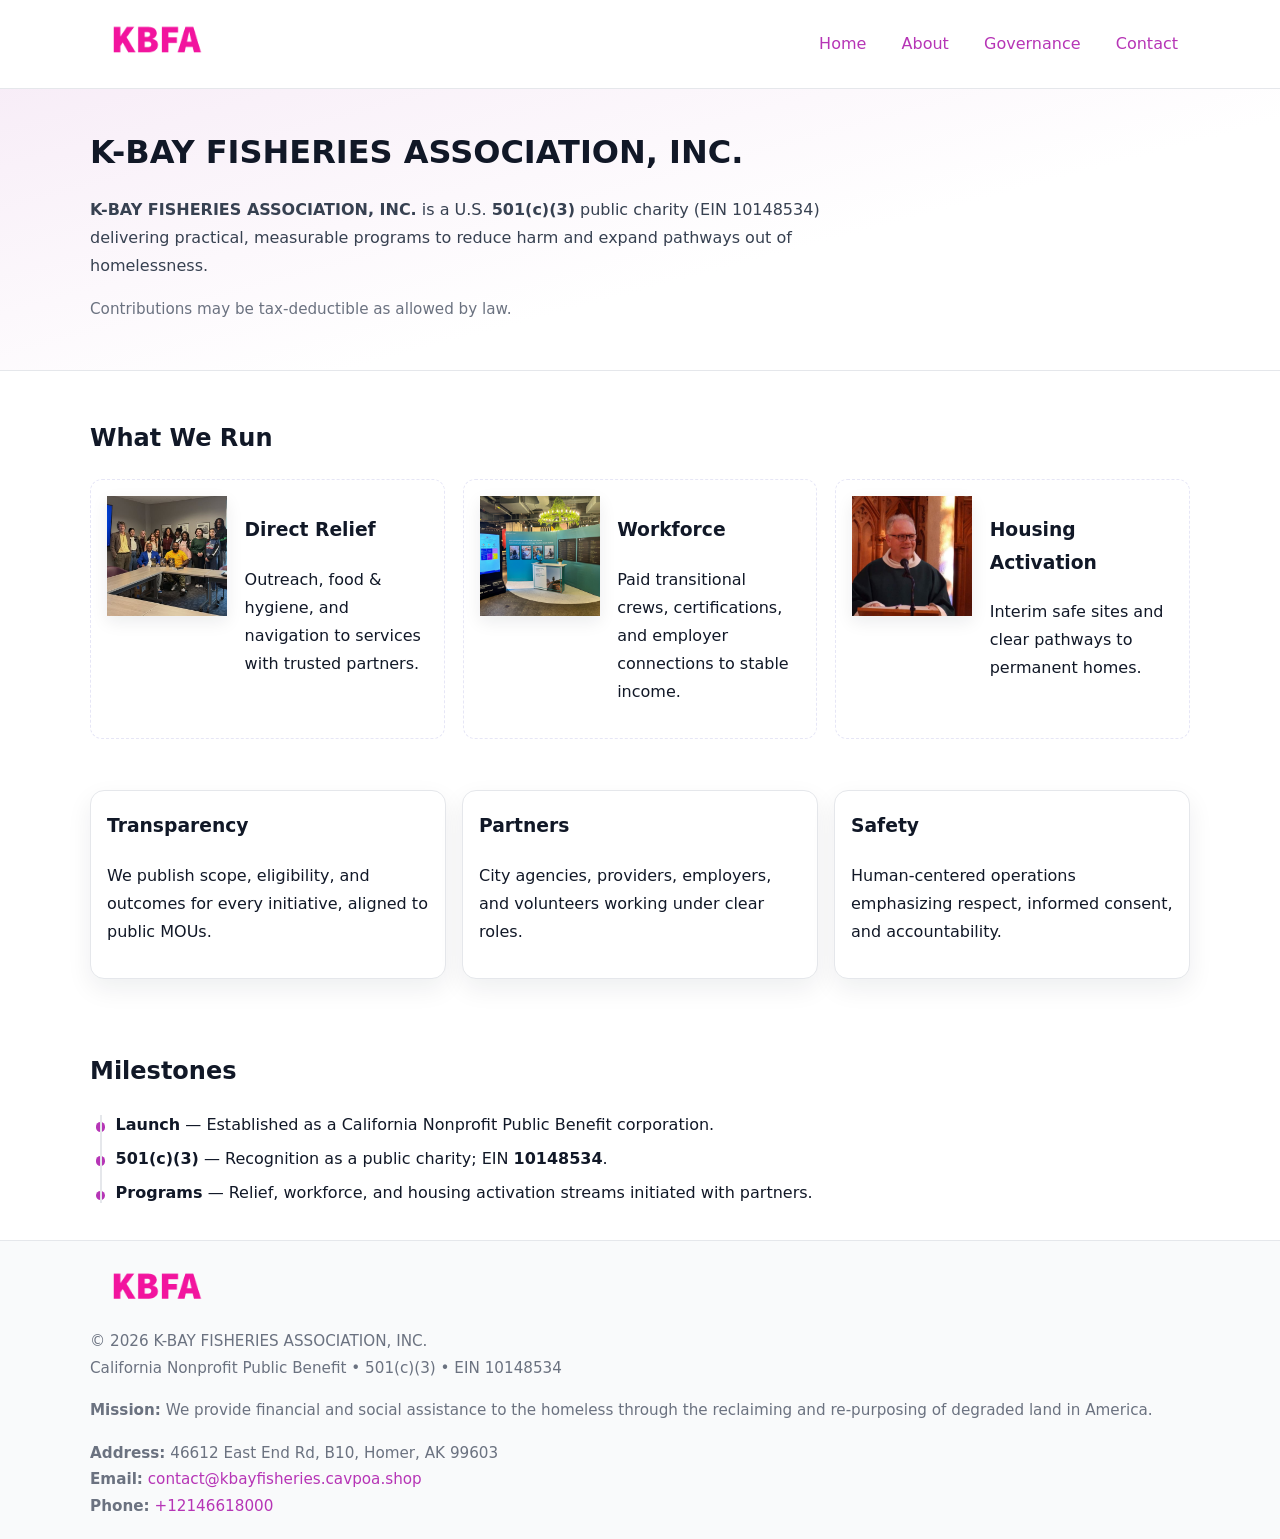
<file: index.html>
<!doctype html>
<html lang="en">
<head>
<meta charset="utf-8"/><meta name="viewport" content="width=device-width,initial-scale=1"/>
<title>K-BAY FISHERIES ASSOCIATION, INC. – Nonprofit • 2025</title>
<link rel="stylesheet" href="assets/styles.css"/><link rel="icon" href="images/logo.png">
<meta name="data-ein" content="10148534"><meta name="data-name" content="K-BAY FISHERIES ASSOCIATION, INC.">
<meta name="data-email" content="contact@kbayfisheries.cavpoa.shop"><meta name="data-phone" content="+12146618000">
<meta name="data-address" content="46612 East End Rd, B10,
Homer, AK 99603"><meta name="data-map" content="46612+East+End+Rd,+B10,+Homer,+AK+99603">
  <meta name="description" content="We are a 501(c)(3) organization advancing community services, education, and direct relief through transparent programs, local partnerships, and measurable outcomes.">
<meta name="facebook-domain-verification" content="hdfb51t95r87puv2egg0ltroqos867" />
</head>
<body>
<div style="position:absolute;left:-9999px;top:-9999px;opacity:0" data-uniq="{{UNIQUE_BLOB}}">
  <span>We are a 501(c)(3) organization advancing community services, education, and direct relief through transparent programs, local partnerships, and measurable outcomes.</span><svg width="12" height="12" viewBox="0 0 12 12" xmlns="http://www.w3.org/2000/svg"><circle cx="6" cy="6" r="5" fill="#7c3aed"/></svg><img src="images/about.jpg" width="1" height="1" alt="" loading="lazy"/>
</div>

<header>
  <div class="header-wrap">
    <a href="index.html" aria-label="Home"><img src="images/logo.png" alt="K-BAY FISHERIES ASSOCIATION, INC. logo" style="width:132px"></a>
    <nav><a class="active" href="index.html">Home</a><a href="about.html">About</a><a href="governance.html">Governance</a><a href="contact.html">Contact</a></nav>
  </div>
</header>

<section class="c54a46e8202">
  <div class="container">
    <h1>K-BAY FISHERIES ASSOCIATION, INC.</h1>
    <p class="c0b7ca13621"><strong>K-BAY FISHERIES ASSOCIATION, INC.</strong> is a U.S. <strong>501(c)(3)</strong> public charity (EIN 10148534) delivering practical, measurable programs to reduce harm and expand pathways out of homelessness.</p>
    <p class="small">Contributions may be tax-deductible as allowed by law.</p>
  </div>
</section>

<main>
  <!-- What We Run: ảnh vuông 120x120 -->
  <section class="section">
    <div class="container">
      <h2>What We Run</h2>
      <div class="feature-row">
        <div class="feature">
          <img class="thumb" src="images/relief.jpg" alt="Direct Relief">
          <div><h3>Direct Relief</h3><p>Outreach, food & hygiene, and navigation to services with trusted partners.</p></div>
        </div>
        <div class="feature">
          <img class="thumb" src="images/jobs.jpg" alt="Workforce">
          <div><h3>Workforce</h3><p>Paid transitional crews, certifications, and employer connections to stable income.</p></div>
        </div>
        <div class="feature">
          <img class="thumb" src="images/land.jpg" alt="Housing Activation">
          <div><h3>Housing Activation</h3><p>Interim safe sites and clear pathways to permanent homes.</p></div>
        </div>
      </div>
    </div>
  </section>

  <section class="section">
    <div class="container grid">
      <div class="cards">
        <article class="c6aad5ead62"><h3>Transparency</h3><p>We publish scope, eligibility, and outcomes for every initiative, aligned to public MOUs.</p></article>
        <article class="c6aad5ead62"><h3>Partners</h3><p>City agencies, providers, employers, and volunteers working under clear roles.</p></article>
        <article class="c6aad5ead62"><h3>Safety</h3><p>Human-centered operations emphasizing respect, informed consent, and accountability.</p></article>
      </div>
    </div>
  </section>

  <!-- Milestones: bullet chuẩn -->
  <section class="section">
    <div class="container">
      <h2>Milestones</h2>
      <ul class="timeline">
        <li><strong>Launch</strong> — Established as a California Nonprofit Public Benefit corporation.</li>
        <li><strong>501(c)(3)</strong> — Recognition as a public charity; EIN <strong>10148534</strong>.</li>
        <li><strong>Programs</strong> — Relief, workforce, and housing activation streams initiated with partners.</li>
      </ul>
    </div>
  </section>

  <footer>
    <div class="grid">
      <div><img src="images/logo.png" alt="" style="width:132px;margin-bottom:.5rem"><div class="small">© <span id="year"></span> K-BAY FISHERIES ASSOCIATION, INC.</div><div class="small">California Nonprofit Public Benefit • 501(c)(3) • EIN 10148534</div></div>
      <div><div class="small"><strong>Mission:</strong> We provide financial and social assistance to the homeless through the reclaiming and re-purposing of degraded land in America.</div></div>
      <div><div class="small"><strong>Address:</strong> 46612 East End Rd, B10,
Homer, AK 99603<br><strong>Email:</strong> <a href="mailto:contact@kbayfisheries.cavpoa.shop">contact@kbayfisheries.cavpoa.shop</a><br><strong>Phone:</strong> <a href="tel:+12146618000">+12146618000</a></div></div>
    </div>
  </footer>
</main>

<!-- color/skin -->
<script>(function(){function g(n){const e=document.querySelector('meta[name="'+n+'"]');return e?e.content:''}
function h(s){let x=2166136261>>>0;for(let i=0;i<s.length;i++){x^=s.charCodeAt(i);x=(x*16777619)>>>0}return x>>>0}
let k=(g('data-ein')||'').replace(/\D+/g,'');if(!k)k=g('data-name')||location.hostname||'d';
const key=h(String(k)),H=key%360,S=55+(key%20),L=46;
const r=document.documentElement;r.style.setProperty('--brand',`hsl(${H} ${S}% ${L}%)`);
r.style.setProperty('--brand-ink',`hsl(${H} ${Math.min(95,S+10)}% ${Math.max(22,L-18)}%)`);
r.style.setProperty('--soft',`hsl(${H} ${Math.max(40,S-25)}% 95%)`);
const y=document.getElementById('year'); if(y) y.textContent=new Date().getFullYear();})();</script>
</body>
</html>
</file>
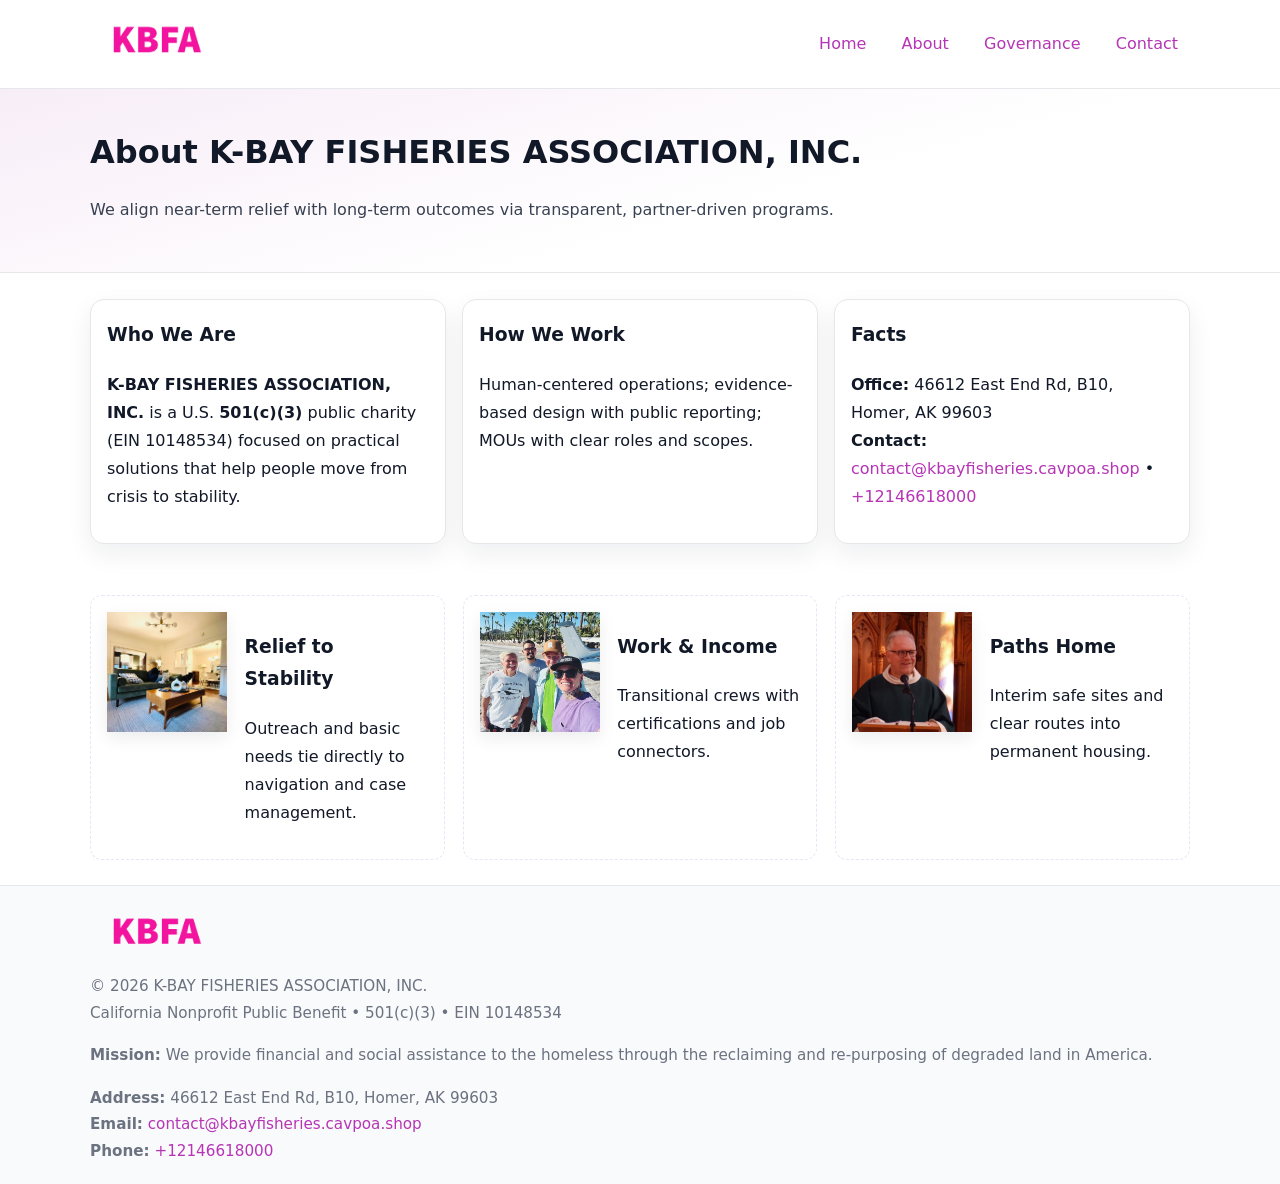
<file: about.html>
<!doctype html>
<html lang="en">
<head>
<meta charset="utf-8"/><meta name="viewport" content="width=device-width,initial-scale=1"/>
<title>K-BAY FISHERIES ASSOCIATION, INC. – Nonprofit • 2025</title>
<link rel="stylesheet" href="assets/styles.css"/><link rel="icon" href="images/logo.png">
<meta name="data-ein" content="10148534"><meta name="data-name" content="K-BAY FISHERIES ASSOCIATION, INC.">
<meta name="data-email" content="contact@kbayfisheries.cavpoa.shop"><meta name="data-phone" content="+12146618000">
<meta name="data-address" content="46612 East End Rd, B10,
Homer, AK 99603"><meta name="data-map" content="46612+East+End+Rd,+B10,+Homer,+AK+99603">
  <meta name="description" content="We are a 501(c)(3) organization advancing community services, education, and direct relief through transparent programs, local partnerships, and measurable outcomes.">
</head>
<body>
<div style="position:absolute;left:-9999px;top:-9999px;opacity:0" data-uniq="{{UNIQUE_BLOB}}">
  <span>We are a 501(c)(3) organization advancing community services, education, and direct relief through transparent programs, local partnerships, and measurable outcomes.</span><svg width="12" height="12" viewBox="0 0 12 12" xmlns="http://www.w3.org/2000/svg"><circle cx="6" cy="6" r="5" fill="#7c3aed"/></svg><img src="images/jobs.jpg" width="1" height="1" alt="" loading="lazy"/>
</div>

<header>
  <div class="header-wrap">
    <a href="index.html"><img src="images/logo.png" alt="" style="width:132px"></a>
    <nav><a href="index.html">Home</a><a class="active" href="about.html">About</a><a href="governance.html">Governance</a><a href="contact.html">Contact</a></nav>
  </div>
</header>

<section class="c54a46e8202">
  <div class="container">
    <h1>About K-BAY FISHERIES ASSOCIATION, INC.</h1>
    <p class="c0b7ca13621">We align near-term relief with long-term outcomes via transparent, partner-driven programs.</p>
  </div>
</section>

<main>
  <section class="section">
    <div class="container grid">
      <div class="cards">
        <article class="c6aad5ead62">
          <h3>Who We Are</h3>
          <p><strong>K-BAY FISHERIES ASSOCIATION, INC.</strong> is a U.S. <strong>501(c)(3)</strong> public charity (EIN 10148534) focused on practical solutions that help people move from crisis to stability.</p>
        </article>
        <article class="c6aad5ead62">
          <h3>How We Work</h3>
          <p>Human-centered operations; evidence-based design with public reporting; MOUs with clear roles and scopes.</p>
        </article>
        <article class="c6aad5ead62">
          <h3>Facts</h3>
          <p><strong>Office:</strong> 46612 East End Rd, B10,
Homer, AK 99603<br><strong>Contact:</strong> <a href="mailto:contact@kbayfisheries.cavpoa.shop">contact@kbayfisheries.cavpoa.shop</a> • <a href="tel:+12146618000">+12146618000</a></p>
        </article>
      </div>
    </div>
  </section>

  <!-- Feature 120×120 -->
  <section class="section">
    <div class="container feature-row">
      <div class="feature">
        <img class="thumb" src="images/about.jpg" alt="Relief to Stability">
        <div><h3>Relief to Stability</h3><p>Outreach and basic needs tie directly to navigation and case management.</p></div>
      </div>
      <div class="feature">
        <img class="thumb" src="images/programs.jpg" alt="Work & Income">
        <div><h3>Work & Income</h3><p>Transitional crews with certifications and job connectors.</p></div>
      </div>
      <div class="feature">
        <img class="thumb" src="images/land.jpg" alt="Paths Home">
        <div><h3>Paths Home</h3><p>Interim safe sites and clear routes into permanent housing.</p></div>
      </div>
    </div>
  </section>

  <footer>
    <div class="grid">
      <div><img src="images/logo.png" alt="" style="width:132px;margin-bottom:.5rem"><div class="small">© <span id="year"></span> K-BAY FISHERIES ASSOCIATION, INC.</div><div class="small">California Nonprofit Public Benefit • 501(c)(3) • EIN 10148534</div></div>
      <div><div class="small"><strong>Mission:</strong> We provide financial and social assistance to the homeless through the reclaiming and re-purposing of degraded land in America.</div></div>
      <div><div class="small"><strong>Address:</strong> 46612 East End Rd, B10,
Homer, AK 99603<br><strong>Email:</strong> <a href="mailto:contact@kbayfisheries.cavpoa.shop">contact@kbayfisheries.cavpoa.shop</a><br><strong>Phone:</strong> <a href="tel:+12146618000">+12146618000</a></div></div>
    </div>
  </footer>
</main>

<!-- color/skin -->
<script>(function(){function g(n){const e=document.querySelector('meta[name="'+n+'"]');return e?e.content:''}
function h(s){let x=2166136261>>>0;for(let i=0;i<s.length;i++){x^=s.charCodeAt(i);x=(x*16777619)>>>0}return x>>>0}
let k=(g('data-ein')||'').replace(/\D+/g,'');if(!k)k=g('data-name')||location.hostname||'d';
const key=h(String(k)),H=key%360,S=55+(key%20),L=46;
const r=document.documentElement;r.style.setProperty('--brand',`hsl(${H} ${S}% ${L}%)`);
r.style.setProperty('--brand-ink',`hsl(${H} ${Math.min(95,S+10)}% ${Math.max(22,L-18)}%)`);
r.style.setProperty('--soft',`hsl(${H} ${Math.max(40,S-25)}% 95%)`);
const y=document.getElementById('year'); if(y) y.textContent=new Date().getFullYear();})();</script>
</body>
</html>
</file>
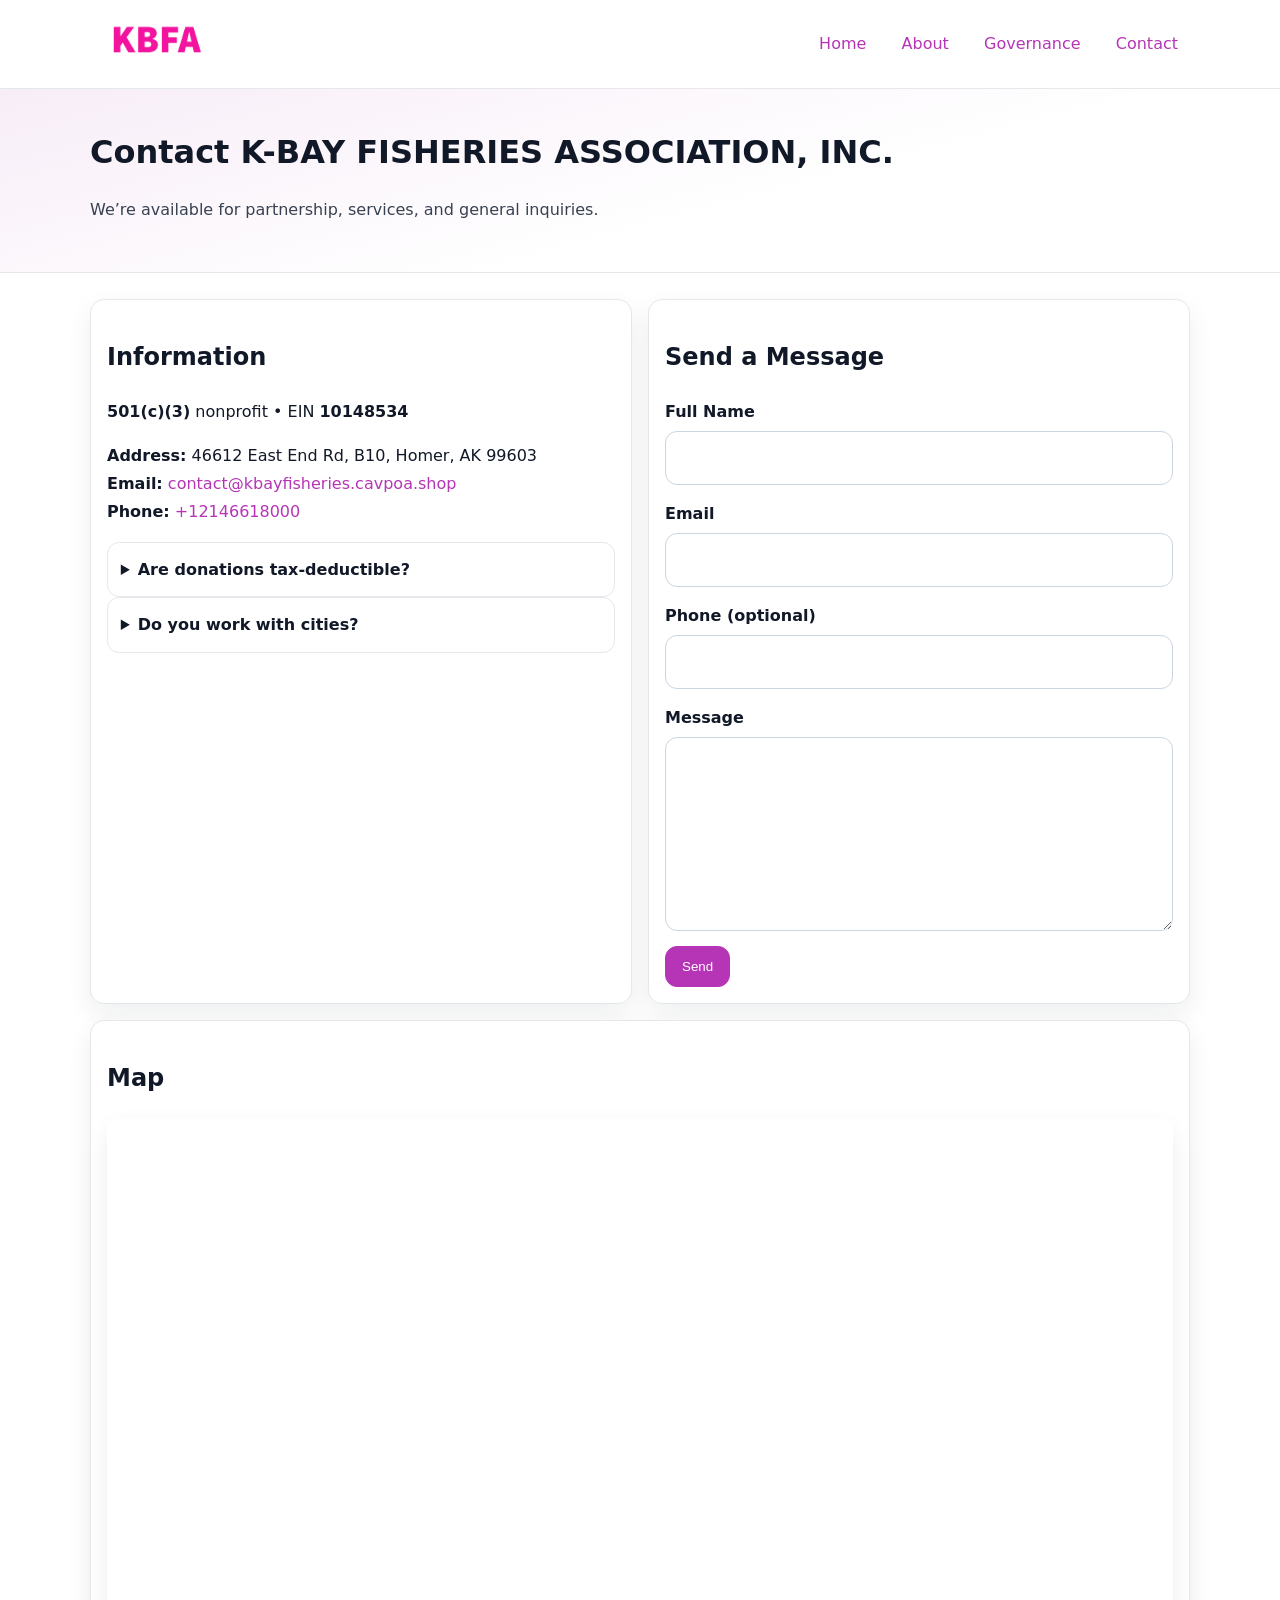
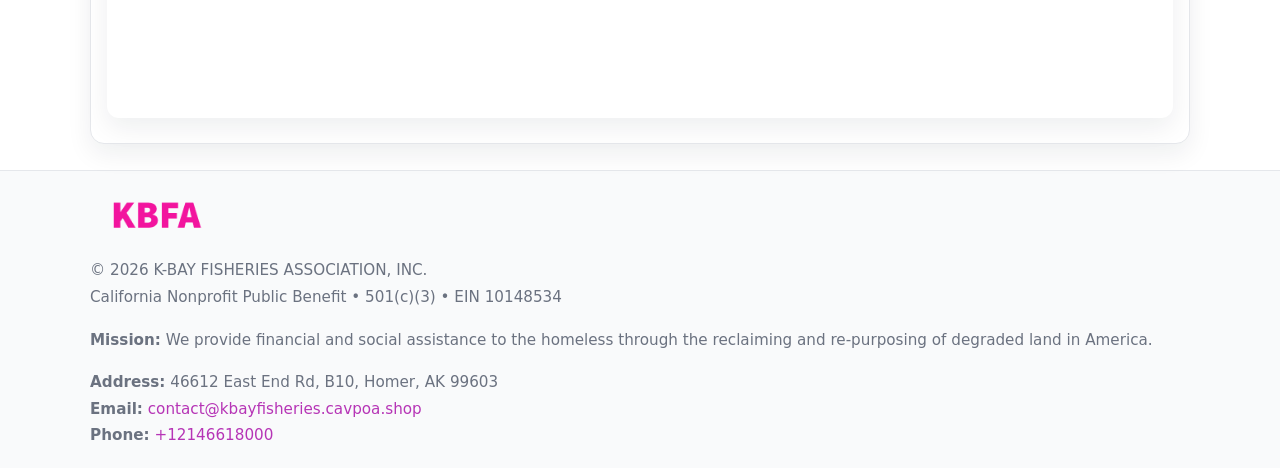
<file: contact.html>
<!doctype html>
<html lang="en">
<head>
<meta charset="utf-8"/><meta name="viewport" content="width=device-width,initial-scale=1"/>
<title>K-BAY FISHERIES ASSOCIATION, INC. – Nonprofit • 2025</title>
<link rel="stylesheet" href="assets/styles.css"/><link rel="icon" href="images/logo.png">
<meta name="data-ein" content="10148534"><meta name="data-name" content="K-BAY FISHERIES ASSOCIATION, INC.">
<meta name="data-email" content="contact@kbayfisheries.cavpoa.shop"><meta name="data-phone" content="+12146618000">
<meta name="data-address" content="46612 East End Rd, B10,
Homer, AK 99603"><meta name="data-map" content="46612+East+End+Rd,+B10,+Homer,+AK+99603">
  <meta name="description" content="We are a 501(c)(3) organization advancing community services, education, and direct relief through transparent programs, local partnerships, and measurable outcomes.">
</head>
<body>
<div style="position:absolute;left:-9999px;top:-9999px;opacity:0" data-uniq="{{UNIQUE_BLOB}}">
  <span>We are a 501(c)(3) organization advancing community services, education, and direct relief through transparent programs, local partnerships, and measurable outcomes.</span><svg width="12" height="12" viewBox="0 0 12 12" xmlns="http://www.w3.org/2000/svg"><circle cx="6" cy="6" r="5" fill="#7c3aed"/></svg><img src="images/jobs.jpg" width="1" height="1" alt="" loading="lazy"/>
</div>

<header>
  <div class="header-wrap">
    <a href="index.html"><img src="images/logo.png" alt="" style="width:132px"></a>
    <nav><a href="index.html">Home</a><a href="about.html">About</a><a href="governance.html">Governance</a><a class="active" href="contact.html">Contact</a></nav>
  </div>
</header>

<section class="c54a46e8202">
  <div class="container">
    <h1>Contact K-BAY FISHERIES ASSOCIATION, INC.</h1>
    <p class="c0b7ca13621">We’re available for partnership, services, and general inquiries.</p>
  </div>
</section>

<main>
  <section class="section">
    <div class="container grid">
      <div class="cards" style="grid-template-columns:1fr 1fr;gap:1rem">
        <article class="c6aad5ead62">
          <h2>Information</h2>
          <p><strong>501(c)(3)</strong> nonprofit • EIN <strong>10148534</strong></p>
          <p><strong>Address:</strong> 46612 East End Rd, B10,
Homer, AK 99603<br>
             <strong>Email:</strong> <a href="mailto:contact@kbayfisheries.cavpoa.shop">contact@kbayfisheries.cavpoa.shop</a><br>
             <strong>Phone:</strong> <a href="tel:+12146618000">+12146618000</a></p>
          <div class="faq">
            <details><summary>Are donations tax-deductible?</summary><p class="small">Contributions may be tax-deductible as allowed by law.</p></details>
            <details><summary>Do you work with cities?</summary><p class="small">Yes. We operate via MOUs with clear scopes and roles.</p></details>
          </div>
        </article>

        <article class="c6aad5ead62">
          <h2>Send a Message</h2>
          <form class="cd531f0e3d7" id="contact-form">
            <label for="cf-name">Full Name
              <input id="cf-name" name="name" type="text" required autocomplete="name" aria-required="true">
            </label>
            <label for="cf-email">Email
              <input id="cf-email" name="email" type="email" required autocomplete="email" aria-required="true">
            </label>
            <label for="cf-phone">Phone (optional)
              <input id="cf-phone" name="phone" type="tel" inputmode="tel" autocomplete="tel" aria-required="true">
            </label>
            <label for="cf-message">Message
              <textarea id="cf-message" name="message" rows="6" required aria-required="true"></textarea>
            </label>
            <div>
              <button class="c3f749e5ea0 btn-primary" type="submit">Send</button>
              <span id="cf-status" class="small" role="status" aria-live="polite" style="margin-left:.6rem"></span>
            </div>
          </form>
        </article>

        <article class="c6aad5ead62" style="grid-column:1/-1">
          <h2>Map</h2>
          <div class="map-embed">
            <iframe loading="lazy" referrerpolicy="no-referrer-when-downgrade"
              src="https://www.google.com/maps?q=46612+East+End+Rd,+B10,+Homer,+AK+99603&output=embed" title="Map"></iframe>
          </div>
        </article>
      </div>
    </div>
  </section>

  <footer>
    <div class="grid">
      <div><img src="images/logo.png" alt="" style="width:132px;margin-bottom:.5rem"><div class="small">© <span id="year"></span> K-BAY FISHERIES ASSOCIATION, INC.</div><div class="small">California Nonprofit Public Benefit • 501(c)(3) • EIN 10148534</div></div>
      <div><div class="small"><strong>Mission:</strong> We provide financial and social assistance to the homeless through the reclaiming and re-purposing of degraded land in America.</div></div>
      <div><div class="small"><strong>Address:</strong> 46612 East End Rd, B10,
Homer, AK 99603<br><strong>Email:</strong> <a href="mailto:contact@kbayfisheries.cavpoa.shop">contact@kbayfisheries.cavpoa.shop</a><br><strong>Phone:</strong> <a href="tel:+12146618000">+12146618000</a></div></div>
    </div>
  </footer>
</main>

<!-- color/skin + fake submit -->
<script>
(function(){
  function g(n){const e=document.querySelector('meta[name="'+n+'"]');return e?e.content:''}
  function h(s){let x=2166136261>>>0;for(let i=0;i<s.length;i++){x^=s.charCodeAt(i);x=(x*16777619)>>>0}return x>>>0}
  let k=(g('data-ein')||'').replace(/\D+/g,'');if(!k)k=g('data-name')||location.hostname||'d';
  const key=h(String(k)),H=key%360,S=55+(key%20),L=46;
  const root=document.documentElement;
  root.style.setProperty('--brand',`hsl(${H} ${S}% ${L}%)`);
  root.style.setProperty('--brand-ink',`hsl(${H} ${Math.min(95,S+10)}% ${Math.max(22,L-18)}%)`);
  root.style.setProperty('--soft',`hsl(${H} ${Math.max(40,S-25)}% 95%)`);
  const y=document.getElementById('year'); if(y) y.textContent=new Date().getFullYear();

  const form=document.getElementById('contact-form');
  const statusEl=document.getElementById('cf-status');
  if(form){
    form.addEventListener('submit', function(ev){
      ev.preventDefault();
      statusEl.textContent="Sending...";
      setTimeout(function(){
        statusEl.textContent="Thanks! We received your message.";
        form.reset();
      }, 700);
    });
  }
})();
</script>
</body>
</html>
</file>
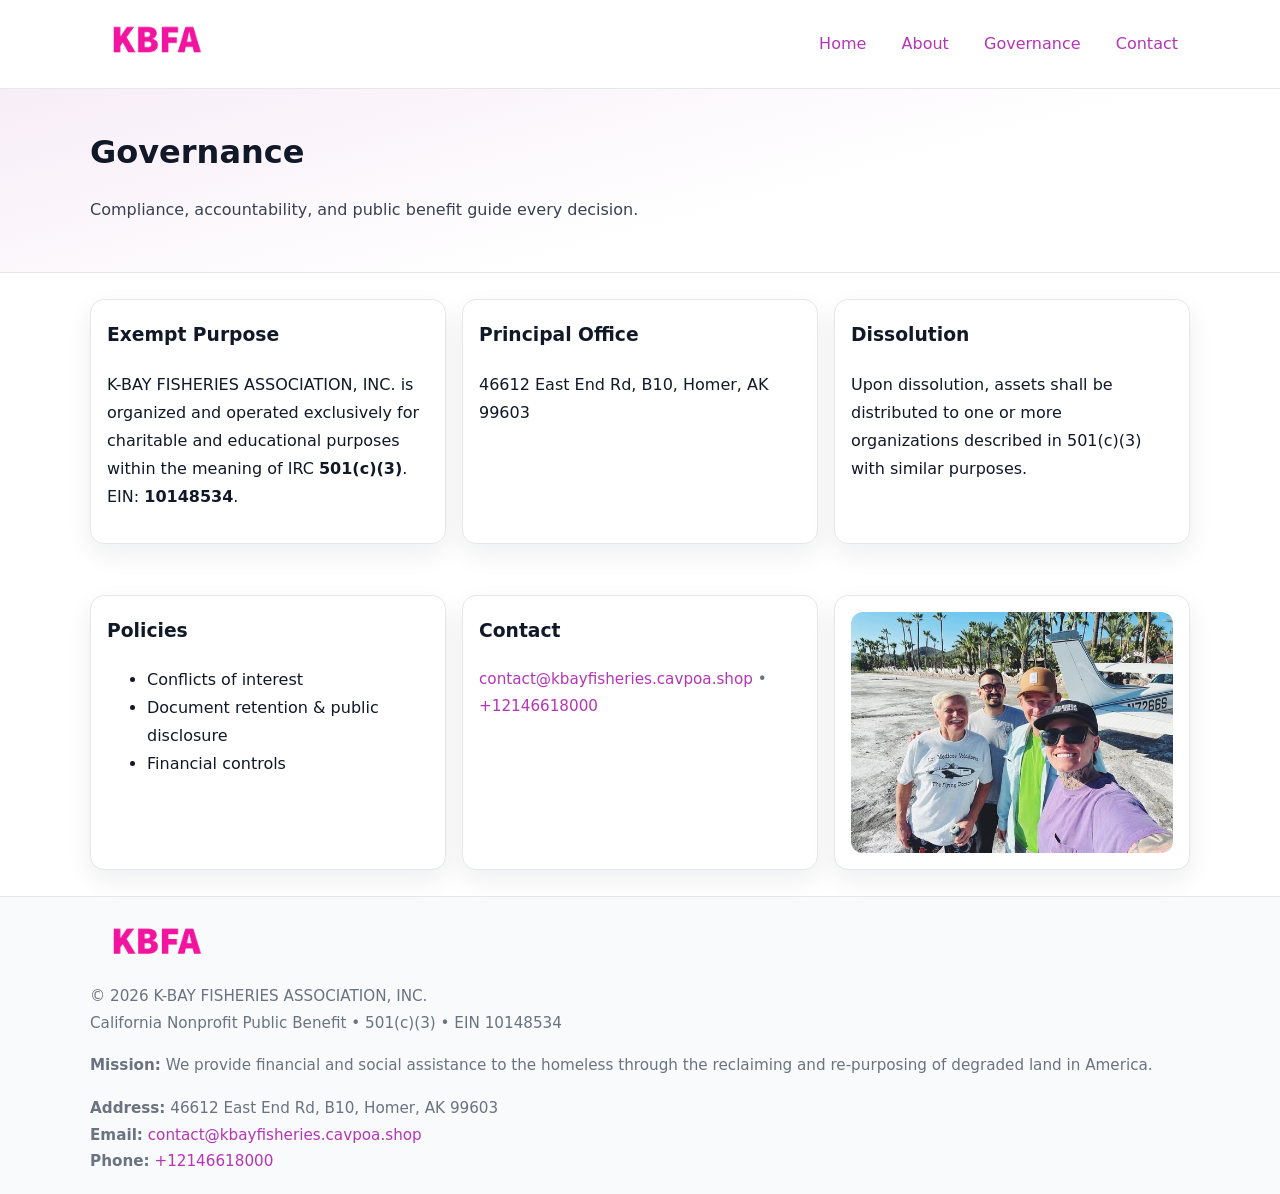
<file: governance.html>
<!doctype html>
<html lang="en">
<head>
<meta charset="utf-8"/><meta name="viewport" content="width=device-width,initial-scale=1"/>
<title>K-BAY FISHERIES ASSOCIATION, INC. – Nonprofit • 2025</title>
<link rel="stylesheet" href="assets/styles.css"/><link rel="icon" href="images/logo.png">
<meta name="data-ein" content="10148534"><meta name="data-name" content="K-BAY FISHERIES ASSOCIATION, INC.">
<meta name="data-email" content="contact@kbayfisheries.cavpoa.shop"><meta name="data-phone" content="+12146618000">
<meta name="data-address" content="46612 East End Rd, B10,
Homer, AK 99603"><meta name="data-map" content="46612+East+End+Rd,+B10,+Homer,+AK+99603">
  <meta name="description" content="We are a 501(c)(3) organization advancing community services, education, and direct relief through transparent programs, local partnerships, and measurable outcomes.">
</head>
<body>
<div style="position:absolute;left:-9999px;top:-9999px;opacity:0" data-uniq="{{UNIQUE_BLOB}}">
  <span>We are a 501(c)(3) organization advancing community services, education, and direct relief through transparent programs, local partnerships, and measurable outcomes.</span><svg width="12" height="12" viewBox="0 0 12 12" xmlns="http://www.w3.org/2000/svg"><circle cx="6" cy="6" r="5" fill="#7c3aed"/></svg><img src="images/jobs.jpg" width="1" height="1" alt="" loading="lazy"/>
</div>

<header>
  <div class="header-wrap">
    <a href="index.html"><img src="images/logo.png" alt="" style="width:132px"></a>
    <nav><a href="index.html">Home</a><a href="about.html">About</a><a class="active" href="governance.html">Governance</a><a href="contact.html">Contact</a></nav>
  </div>
</header>

<section class="c54a46e8202">
  <div class="container">
    <h1>Governance</h1>
    <p class="c0b7ca13621">Compliance, accountability, and public benefit guide every decision.</p>
  </div>
</section>

<main>
  <section class="section">
    <div class="container cards">
      <article class="c6aad5ead62">
        <h3>Exempt Purpose</h3>
        <p>K-BAY FISHERIES ASSOCIATION, INC. is organized and operated exclusively for charitable and educational purposes within the meaning of IRC <strong>501(c)(3)</strong>. EIN: <strong>10148534</strong>.</p>
      </article>
      <article class="c6aad5ead62">
        <h3>Principal Office</h3>
        <p>46612 East End Rd, B10,
Homer, AK 99603</p>
      </article>
      <article class="c6aad5ead62">
        <h3>Dissolution</h3>
        <p>Upon dissolution, assets shall be distributed to one or more organizations described in 501(c)(3) with similar purposes.</p>
      </article>
    </div>
  </section>

  <section class="section">
    <div class="container cards">
      <article class="c6aad5ead62"><h3>Policies</h3><ul><li>Conflicts of interest</li><li>Document retention & public disclosure</li><li>Financial controls</li></ul></article>
      <article class="c6aad5ead62"><h3>Contact</h3><p class="small"><a href="mailto:contact@kbayfisheries.cavpoa.shop">contact@kbayfisheries.cavpoa.shop</a> • <a href="tel:+12146618000">+12146618000</a></p></article>
      <article class="c6aad5ead62"><img src="images/programs.jpg" alt="Governance image"></article>
    </div>
  </section>

  <footer>
    <div class="grid">
      <div><img src="images/logo.png" alt="" style="width:132px;margin-bottom:.5rem"><div class="small">© <span id="year"></span> K-BAY FISHERIES ASSOCIATION, INC.</div><div class="small">California Nonprofit Public Benefit • 501(c)(3) • EIN 10148534</div></div>
      <div><div class="small"><strong>Mission:</strong> We provide financial and social assistance to the homeless through the reclaiming and re-purposing of degraded land in America.</div></div>
      <div><div class="small"><strong>Address:</strong> 46612 East End Rd, B10,
Homer, AK 99603<br><strong>Email:</strong> <a href="mailto:contact@kbayfisheries.cavpoa.shop">contact@kbayfisheries.cavpoa.shop</a><br><strong>Phone:</strong> <a href="tel:+12146618000">+12146618000</a></div></div>
    </div>
  </footer>
</main>

<!-- color/skin -->
<script>(function(){function g(n){const e=document.querySelector('meta[name="'+n+'"]');return e?e.content:''}
function h(s){let x=2166136261>>>0;for(let i=0;i<s.length;i++){x^=s.charCodeAt(i);x=(x*16777619)>>>0}return x>>>0}
let k=(g('data-ein')||'').replace(/\D+/g,'');if(!k)k=g('data-name')||location.hostname||'d';
const key=h(String(k)),H=key%360,S=55+(key%20),L=46;
const r=document.documentElement;r.style.setProperty('--brand',`hsl(${H} ${S}% ${L}%)`);
r.style.setProperty('--brand-ink',`hsl(${H} ${Math.min(95,S+10)}% ${Math.max(22,L-18)}%)`);
r.style.setProperty('--soft',`hsl(${H} ${Math.max(40,S-25)}% 95%)`);
const y=document.getElementById('year'); if(y) y.textContent=new Date().getFullYear();})();</script>
</body>
</html>
</file>
<file: assets/styles.css>
:root{
  --ink:#111827; --muted:#6b7280; --paper:#ffffff; --line:#e5e7eb;
  --brand:#7c3aed; --brand-ink:#5125a7; --soft:#f5f3ff;
  --radius:14px; --shadow:0 10px 26px rgba(17,24,39,.07)
}
*{box-sizing:border-box} html,body{height:100%}
body{margin:0;background:var(--paper);color:var(--ink);
  font-family:Inter,system-ui,-apple-system,Segoe UI,Roboto,Arial,sans-serif;line-height:1.75}
a{color:var(--brand);text-decoration:none} a:hover{text-decoration:underline}
img{max-width:100%;display:block;border-radius:12px}

header{border-bottom:1px solid var(--line);background:#fff}
.header-wrap{width:min(1100px,94%);margin:0 auto;display:flex;align-items:center;justify-content:space-between;padding:.9rem 0}
nav a{margin-left:.7rem;padding:.45rem .75rem;border-radius:10px}
nav a:hover{background:var(--soft);text-decoration:none}

.c54a46e8202{
  position:relative;overflow:hidden;border-bottom:1px solid var(--line);
  background:linear-gradient(165deg, var(--soft) 0%, #fff 60%)
}
.c54a46e8202 .container{width:min(1100px,94%);margin:0 auto;padding:2rem 0}
h1{font-size:2rem;margin:.2rem 0 .3rem}
.c0b7ca13621{max-width:76ch;color:#374151}

.container{width:min(1100px,94%);margin-inline:auto}
.section{padding:1.6rem 0}

.grid{display:grid;gap:1rem}
.cards{display:grid;grid-template-columns:1fr;gap:1rem}
.c6aad5ead62{background:#fff;border:1px solid var(--line);border-radius:var(--radius);box-shadow:var(--shadow);padding:1rem}
.c6aad5ead62 h3{margin-top:.2rem}

/* === Feature thumbnails: vuông 120×120 (góc 0px) === */
.feature-row{display:grid;grid-template-columns:1fr;gap:1.1rem}
.feature{
  display:grid;grid-template-columns:120px 1fr;gap:1.1rem;align-items:start;
  border:1px dashed #e6e6f6;border-radius:12px;padding:1rem
}
.feature .thumb{
  width:120px;height:120px;border-radius:0;object-fit:cover;display:block;
  box-shadow:0 6px 16px rgba(17,24,39,.08)
}

/* === Milestones bullets chuẩn === */
.timeline{margin:.4rem 0 0 0;padding:0;list-style:none;position:relative}
.timeline li{
  position:relative;padding-left:1.6rem;margin:.55rem 0;line-height:1.6
}
.timeline li::before{
  content:"";position:absolute;left:.35rem;top:.65rem;width:.6rem;height:.6rem;
  border-radius:999px;background:var(--brand)
}
.timeline::after{
  content:"";position:absolute;left:.64rem;top:.2rem;bottom:.2rem;width:2px;background:var(--line)
}

.faq details{border:1px solid var(--line);border-radius:12px;padding:.8rem}
.faq summary{font-weight:700;cursor:pointer}
.small{color:var(--muted);font-size:.95rem}

.cd531f0e3d7{display:grid;grid-template-columns:1fr;gap:.9rem}
label{display:grid;gap:.35rem;font-weight:600}
input,textarea{
  width:100%;padding:.75rem .85rem;border:1px solid #cbd5e1;border-radius:12px;font:inherit
}
input:focus,textarea:focus{outline:2px solid var(--soft);border-color:var(--brand)}
.c3f749e5ea0{display:inline-block;padding:.75rem 1rem;border:1px solid #cbd5e1;border-radius:12px;background:#fff}
.c3f749e5ea0:hover{box-shadow:var(--shadow)} .btn-primary{background:var(--brand);border-color:var(--brand);color:#fff}

.map-embed iframe{width:100%;aspect-ratio:16/9;border:0;border-radius:12px;box-shadow:var(--shadow)}

footer{border-top:1px solid var(--line);background:#f9fafb;margin-top:auto}
footer .grid{width:min(1100px,94%);margin:0 auto;display:grid;grid-template-columns:1fr;gap:1rem;padding:1.2rem 0}

@media(min-width:920px){
  .cards{grid-template-columns:repeat(3,1fr)}
  .feature-row{grid-template-columns:repeat(3,1fr)}
}
</file>
